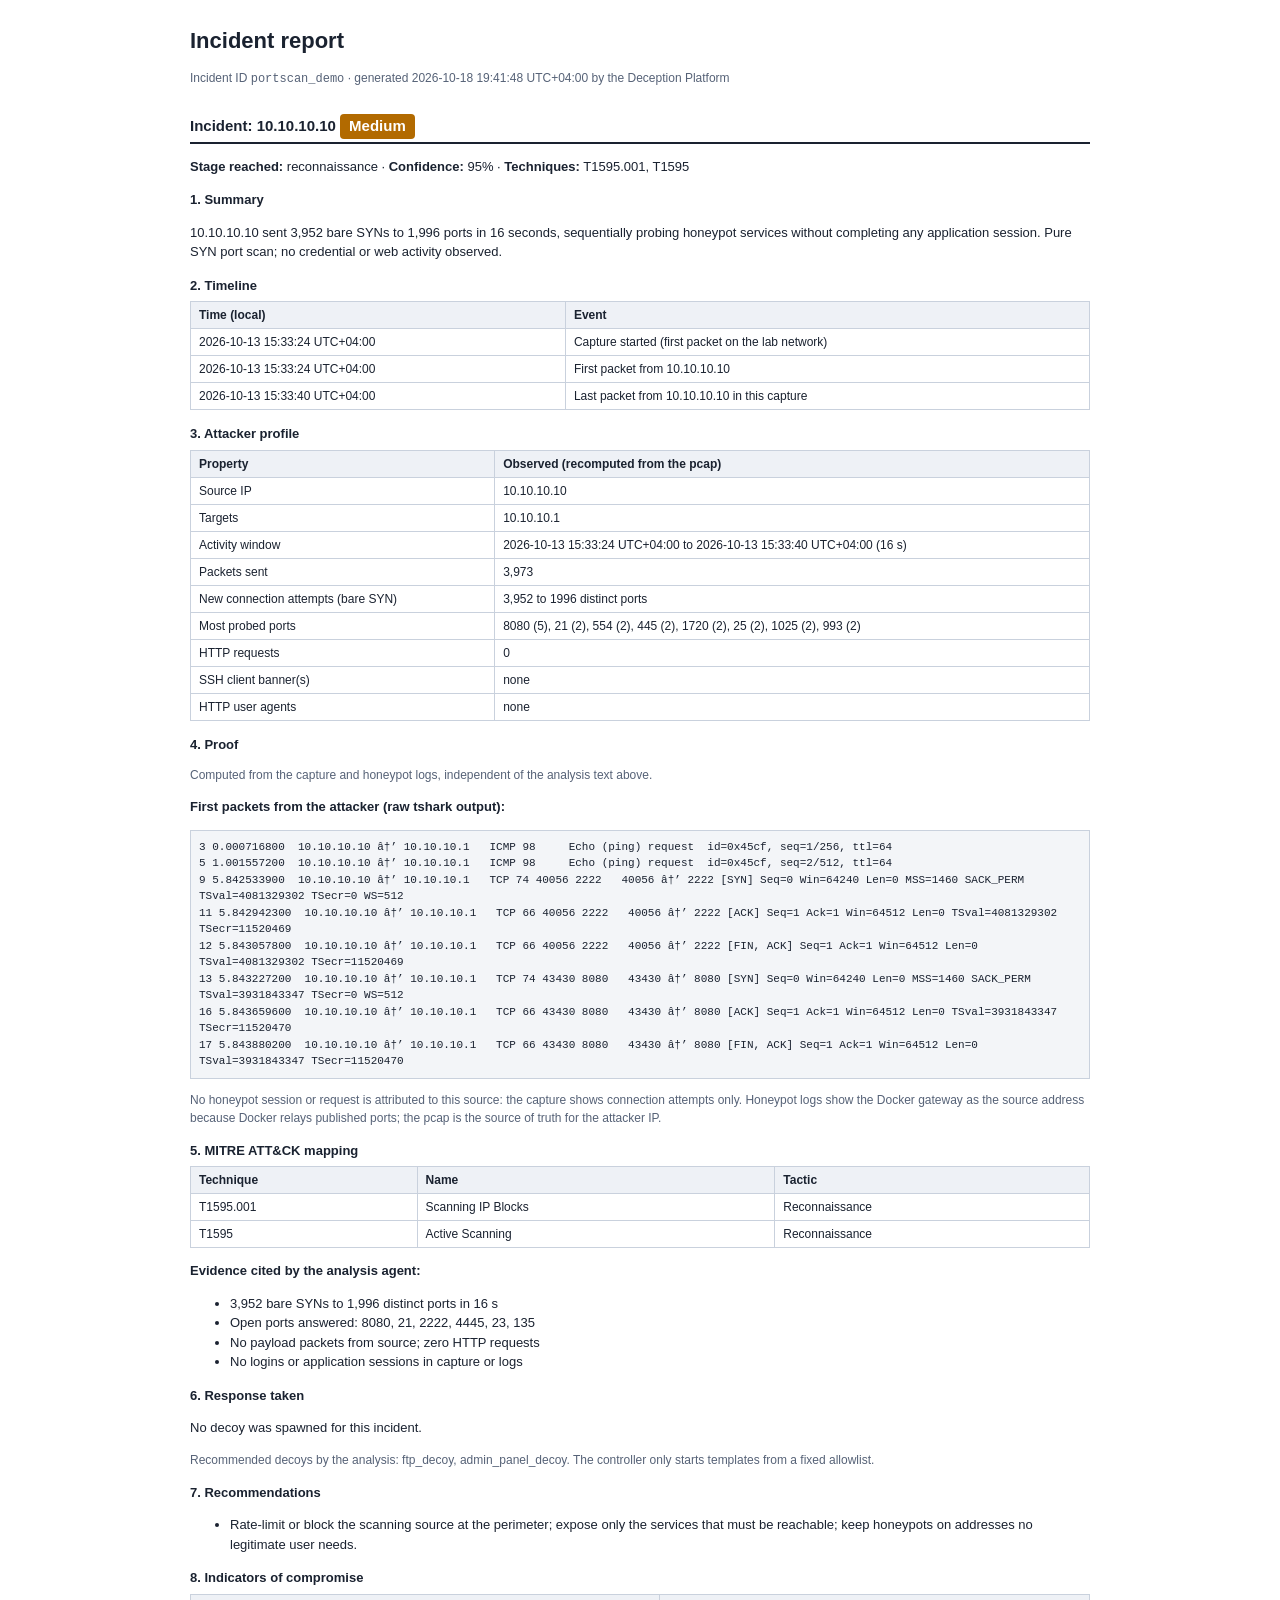
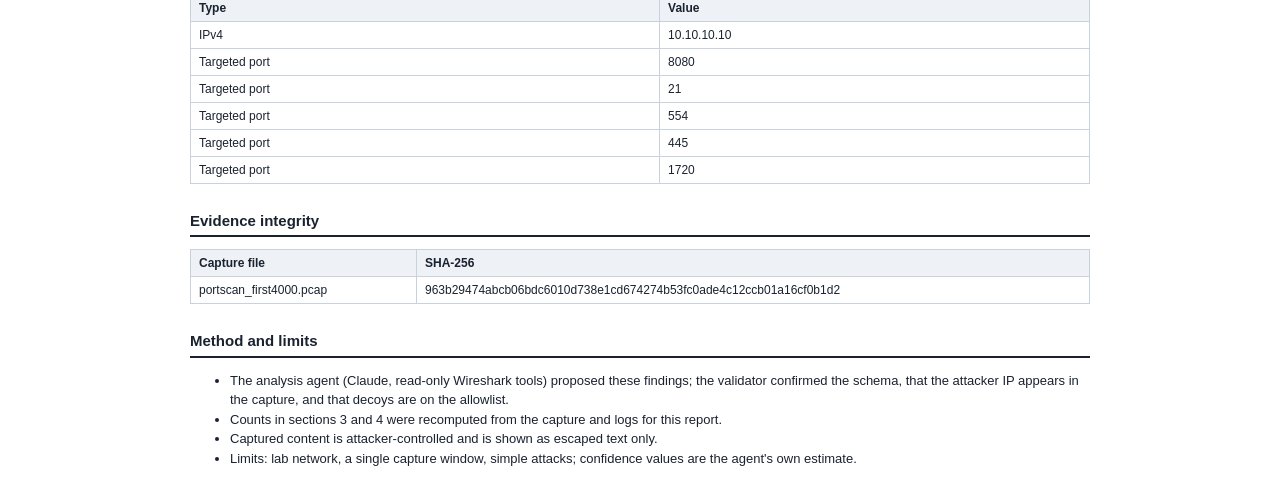
<file: replays/portscan_demo/incident_report.html>
<!doctype html><html lang='en'><head><meta charset='utf-8'><meta name='color-scheme' content='light'><title>Incident report portscan_demo</title><style>html{background:#fff;color-scheme:light}body{background:#fff;font:13px/1.5 Segoe UI,Arial,sans-serif;color:#1a2230;max-width:900px;margin:24px auto;padding:0 20px}
h1{font-size:22px;margin:0}h2{font-size:15px;border-bottom:2px solid #1a2230;padding-bottom:3px;margin-top:26px}
h3{font-size:13px;margin:14px 0 4px}table{border-collapse:collapse;width:100%;margin:6px 0}
th,td{border:1px solid #c9d1dd;padding:4px 8px;text-align:left;vertical-align:top;font-size:12px}th{background:#eef1f6}
pre{background:#f3f5f8;border:1px solid #c9d1dd;padding:8px;font-size:11px;overflow-x:auto;white-space:pre-wrap}
.sev{display:inline-block;padding:1px 9px;border-radius:4px;font-weight:700;color:#fff}.High{background:#b3261e}.Medium{background:#b26a00}.Low{background:#2e7d32}
.meta{color:#566277;font-size:12px}code{font-family:Consolas,monospace;font-size:12px}</style></head><body>
<h1>Incident report</h1><p class='meta'>Incident ID <code>portscan_demo</code> · generated 2026-10-18 19:41:48 UTC+04:00 by the Deception Platform</p>
<h2>Incident: 10.10.10.10 <span class='sev Medium'>Medium</span></h2>
<p><b>Stage reached:</b> reconnaissance · <b>Confidence:</b> 95% · <b>Techniques:</b> T1595.001, T1595</p>
<h3>1. Summary</h3><p>10.10.10.10 sent 3,952 bare SYNs to 1,996 ports in 16 seconds, sequentially probing honeypot services without completing any application session. Pure SYN port scan; no credential or web activity observed.</p>
<h3>2. Timeline</h3><table><thead><tr><th>Time (local)</th><th>Event</th></tr></thead><tbody><tr><td>2026-10-13 15:33:24 UTC+04:00</td><td>Capture started (first packet on the lab network)</td></tr><tr><td>2026-10-13 15:33:24 UTC+04:00</td><td>First packet from 10.10.10.10</td></tr><tr><td>2026-10-13 15:33:40 UTC+04:00</td><td>Last packet from 10.10.10.10 in this capture</td></tr></tbody></table>
<h3>3. Attacker profile</h3><table><thead><tr><th>Property</th><th>Observed (recomputed from the pcap)</th></tr></thead><tbody><tr><td>Source IP</td><td>10.10.10.10</td></tr><tr><td>Targets</td><td>10.10.10.1</td></tr><tr><td>Activity window</td><td>2026-10-13 15:33:24 UTC+04:00 to 2026-10-13 15:33:40 UTC+04:00 (16 s)</td></tr><tr><td>Packets sent</td><td>3,973</td></tr><tr><td>New connection attempts (bare SYN)</td><td>3,952 to 1996 distinct ports</td></tr><tr><td>Most probed ports</td><td>8080 (5), 21 (2), 554 (2), 445 (2), 1720 (2), 25 (2), 1025 (2), 993 (2)</td></tr><tr><td>HTTP requests</td><td>0</td></tr><tr><td>SSH client banner(s)</td><td>none</td></tr><tr><td>HTTP user agents</td><td>none</td></tr></tbody></table>
<h3>4. Proof</h3>
<p class='meta'>Computed from the capture and honeypot logs, independent of the analysis text above.</p>
<p><b>First packets from the attacker (raw tshark output):</b></p><pre>3 0.000716800  10.10.10.10 â†’ 10.10.10.1   ICMP 98     Echo (ping) request  id=0x45cf, seq=1/256, ttl=64
5 1.001557200  10.10.10.10 â†’ 10.10.10.1   ICMP 98     Echo (ping) request  id=0x45cf, seq=2/512, ttl=64
9 5.842533900  10.10.10.10 â†’ 10.10.10.1   TCP 74 40056 2222   40056 â†’ 2222 [SYN] Seq=0 Win=64240 Len=0 MSS=1460 SACK_PERM TSval=4081329302 TSecr=0 WS=512
11 5.842942300  10.10.10.10 â†’ 10.10.10.1   TCP 66 40056 2222   40056 â†’ 2222 [ACK] Seq=1 Ack=1 Win=64512 Len=0 TSval=4081329302 TSecr=11520469
12 5.843057800  10.10.10.10 â†’ 10.10.10.1   TCP 66 40056 2222   40056 â†’ 2222 [FIN, ACK] Seq=1 Ack=1 Win=64512 Len=0 TSval=4081329302 TSecr=11520469
13 5.843227200  10.10.10.10 â†’ 10.10.10.1   TCP 74 43430 8080   43430 â†’ 8080 [SYN] Seq=0 Win=64240 Len=0 MSS=1460 SACK_PERM TSval=3931843347 TSecr=0 WS=512
16 5.843659600  10.10.10.10 â†’ 10.10.10.1   TCP 66 43430 8080   43430 â†’ 8080 [ACK] Seq=1 Ack=1 Win=64512 Len=0 TSval=3931843347 TSecr=11520470
17 5.843880200  10.10.10.10 â†’ 10.10.10.1   TCP 66 43430 8080   43430 â†’ 8080 [FIN, ACK] Seq=1 Ack=1 Win=64512 Len=0 TSval=3931843347 TSecr=11520470</pre>
<p class='meta'>No honeypot session or request is attributed to this source: the capture shows connection attempts only. Honeypot logs show the Docker gateway as the source address because Docker relays published ports; the pcap is the source of truth for the attacker IP.</p>
<h3>5. MITRE ATT&amp;CK mapping</h3><table><thead><tr><th>Technique</th><th>Name</th><th>Tactic</th></tr></thead><tbody><tr><td>T1595.001</td><td>Scanning IP Blocks</td><td>Reconnaissance</td></tr><tr><td>T1595</td><td>Active Scanning</td><td>Reconnaissance</td></tr></tbody></table>
<p><b>Evidence cited by the analysis agent:</b></p><ul><li>3,952 bare SYNs to 1,996 distinct ports in 16 s</li><li>Open ports answered: 8080, 21, 2222, 4445, 23, 135</li><li>No payload packets from source; zero HTTP requests</li><li>No logins or application sessions in capture or logs</li></ul>
<h3>6. Response taken</h3>
<p>No decoy was spawned for this incident.</p>
<p class='meta'>Recommended decoys by the analysis: ftp_decoy, admin_panel_decoy. The controller only starts templates from a fixed allowlist.</p>
<h3>7. Recommendations</h3><ul><li>Rate-limit or block the scanning source at the perimeter; expose only the services that must be reachable; keep honeypots on addresses no legitimate user needs.</li></ul>
<h3>8. Indicators of compromise</h3><table><thead><tr><th>Type</th><th>Value</th></tr></thead><tbody><tr><td>IPv4</td><td>10.10.10.10</td></tr><tr><td>Targeted port</td><td>8080</td></tr><tr><td>Targeted port</td><td>21</td></tr><tr><td>Targeted port</td><td>554</td></tr><tr><td>Targeted port</td><td>445</td></tr><tr><td>Targeted port</td><td>1720</td></tr></tbody></table>
<h2>Evidence integrity</h2><table><thead><tr><th>Capture file</th><th>SHA-256</th></tr></thead><tbody><tr><td>portscan_first4000.pcap</td><td>963b29474abcb06bdc6010d738e1cd674274b53fc0ade4c12ccb01a16cf0b1d2</td></tr></tbody></table>
<h2>Method and limits</h2><ul><li>The analysis agent (Claude, read-only Wireshark tools) proposed these findings; the validator confirmed the schema, that the attacker IP appears in the capture, and that decoys are on the allowlist.</li><li>Counts in sections 3 and 4 were recomputed from the capture and logs for this report.</li><li>Captured content is attacker-controlled and is shown as escaped text only.</li><li>Limits: lab network, a single capture window, simple attacks; confidence values are the agent's own estimate.</li></ul></body></html>
</file>
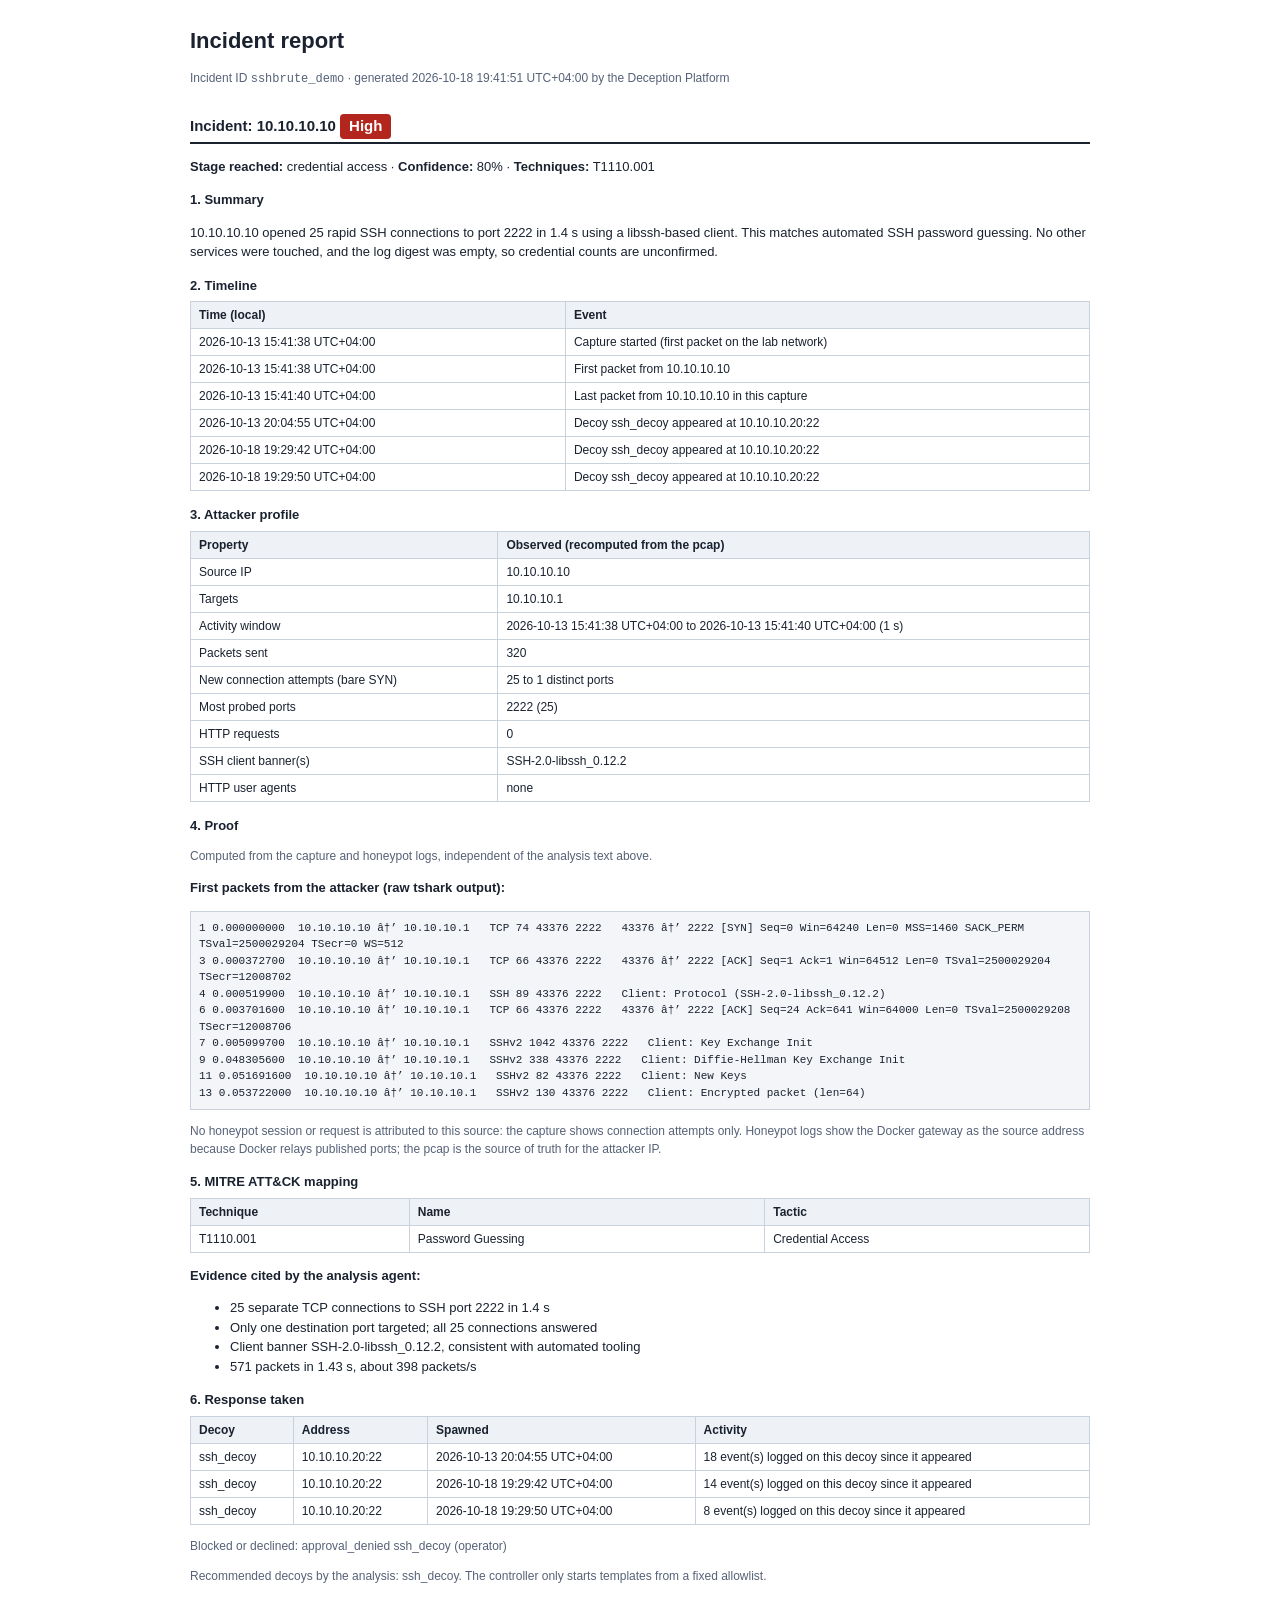
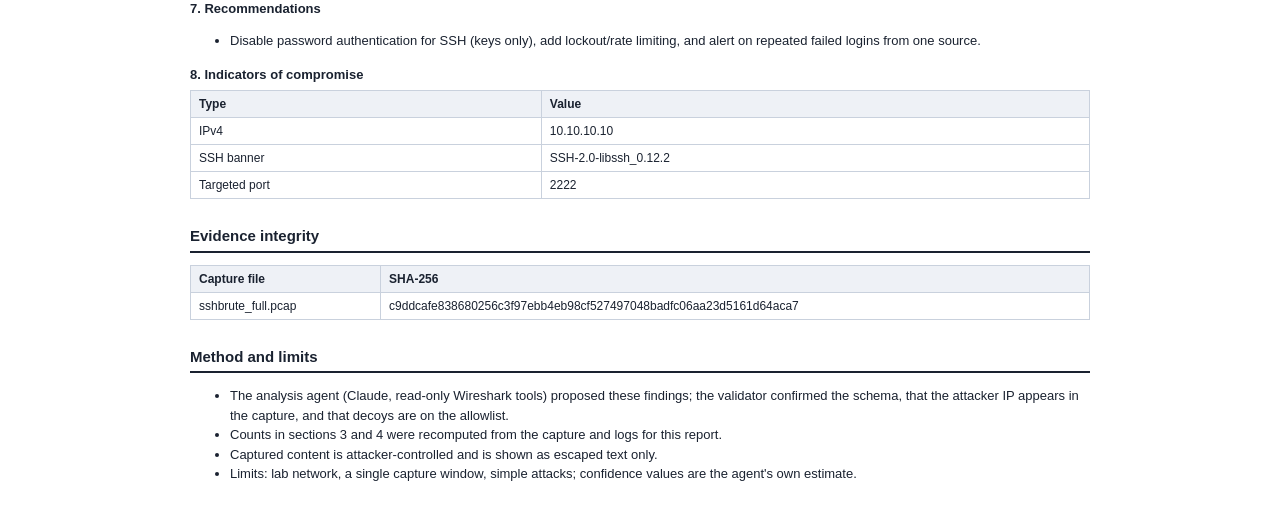
<file: replays/sshbrute_demo/incident_report.html>
<!doctype html><html lang='en'><head><meta charset='utf-8'><meta name='color-scheme' content='light'><title>Incident report sshbrute_demo</title><style>html{background:#fff;color-scheme:light}body{background:#fff;font:13px/1.5 Segoe UI,Arial,sans-serif;color:#1a2230;max-width:900px;margin:24px auto;padding:0 20px}
h1{font-size:22px;margin:0}h2{font-size:15px;border-bottom:2px solid #1a2230;padding-bottom:3px;margin-top:26px}
h3{font-size:13px;margin:14px 0 4px}table{border-collapse:collapse;width:100%;margin:6px 0}
th,td{border:1px solid #c9d1dd;padding:4px 8px;text-align:left;vertical-align:top;font-size:12px}th{background:#eef1f6}
pre{background:#f3f5f8;border:1px solid #c9d1dd;padding:8px;font-size:11px;overflow-x:auto;white-space:pre-wrap}
.sev{display:inline-block;padding:1px 9px;border-radius:4px;font-weight:700;color:#fff}.High{background:#b3261e}.Medium{background:#b26a00}.Low{background:#2e7d32}
.meta{color:#566277;font-size:12px}code{font-family:Consolas,monospace;font-size:12px}</style></head><body>
<h1>Incident report</h1><p class='meta'>Incident ID <code>sshbrute_demo</code> · generated 2026-10-18 19:41:51 UTC+04:00 by the Deception Platform</p>
<h2>Incident: 10.10.10.10 <span class='sev High'>High</span></h2>
<p><b>Stage reached:</b> credential access · <b>Confidence:</b> 80% · <b>Techniques:</b> T1110.001</p>
<h3>1. Summary</h3><p>10.10.10.10 opened 25 rapid SSH connections to port 2222 in 1.4 s using a libssh-based client. This matches automated SSH password guessing. No other services were touched, and the log digest was empty, so credential counts are unconfirmed.</p>
<h3>2. Timeline</h3><table><thead><tr><th>Time (local)</th><th>Event</th></tr></thead><tbody><tr><td>2026-10-13 15:41:38 UTC+04:00</td><td>Capture started (first packet on the lab network)</td></tr><tr><td>2026-10-13 15:41:38 UTC+04:00</td><td>First packet from 10.10.10.10</td></tr><tr><td>2026-10-13 15:41:40 UTC+04:00</td><td>Last packet from 10.10.10.10 in this capture</td></tr><tr><td>2026-10-13 20:04:55 UTC+04:00</td><td>Decoy ssh_decoy appeared at 10.10.10.20:22</td></tr><tr><td>2026-10-18 19:29:42 UTC+04:00</td><td>Decoy ssh_decoy appeared at 10.10.10.20:22</td></tr><tr><td>2026-10-18 19:29:50 UTC+04:00</td><td>Decoy ssh_decoy appeared at 10.10.10.20:22</td></tr></tbody></table>
<h3>3. Attacker profile</h3><table><thead><tr><th>Property</th><th>Observed (recomputed from the pcap)</th></tr></thead><tbody><tr><td>Source IP</td><td>10.10.10.10</td></tr><tr><td>Targets</td><td>10.10.10.1</td></tr><tr><td>Activity window</td><td>2026-10-13 15:41:38 UTC+04:00 to 2026-10-13 15:41:40 UTC+04:00 (1 s)</td></tr><tr><td>Packets sent</td><td>320</td></tr><tr><td>New connection attempts (bare SYN)</td><td>25 to 1 distinct ports</td></tr><tr><td>Most probed ports</td><td>2222 (25)</td></tr><tr><td>HTTP requests</td><td>0</td></tr><tr><td>SSH client banner(s)</td><td>SSH-2.0-libssh_0.12.2</td></tr><tr><td>HTTP user agents</td><td>none</td></tr></tbody></table>
<h3>4. Proof</h3>
<p class='meta'>Computed from the capture and honeypot logs, independent of the analysis text above.</p>
<p><b>First packets from the attacker (raw tshark output):</b></p><pre>1 0.000000000  10.10.10.10 â†’ 10.10.10.1   TCP 74 43376 2222   43376 â†’ 2222 [SYN] Seq=0 Win=64240 Len=0 MSS=1460 SACK_PERM TSval=2500029204 TSecr=0 WS=512
3 0.000372700  10.10.10.10 â†’ 10.10.10.1   TCP 66 43376 2222   43376 â†’ 2222 [ACK] Seq=1 Ack=1 Win=64512 Len=0 TSval=2500029204 TSecr=12008702
4 0.000519900  10.10.10.10 â†’ 10.10.10.1   SSH 89 43376 2222   Client: Protocol (SSH-2.0-libssh_0.12.2)
6 0.003701600  10.10.10.10 â†’ 10.10.10.1   TCP 66 43376 2222   43376 â†’ 2222 [ACK] Seq=24 Ack=641 Win=64000 Len=0 TSval=2500029208 TSecr=12008706
7 0.005099700  10.10.10.10 â†’ 10.10.10.1   SSHv2 1042 43376 2222   Client: Key Exchange Init
9 0.048305600  10.10.10.10 â†’ 10.10.10.1   SSHv2 338 43376 2222   Client: Diffie-Hellman Key Exchange Init
11 0.051691600  10.10.10.10 â†’ 10.10.10.1   SSHv2 82 43376 2222   Client: New Keys
13 0.053722000  10.10.10.10 â†’ 10.10.10.1   SSHv2 130 43376 2222   Client: Encrypted packet (len=64)</pre>
<p class='meta'>No honeypot session or request is attributed to this source: the capture shows connection attempts only. Honeypot logs show the Docker gateway as the source address because Docker relays published ports; the pcap is the source of truth for the attacker IP.</p>
<h3>5. MITRE ATT&amp;CK mapping</h3><table><thead><tr><th>Technique</th><th>Name</th><th>Tactic</th></tr></thead><tbody><tr><td>T1110.001</td><td>Password Guessing</td><td>Credential Access</td></tr></tbody></table>
<p><b>Evidence cited by the analysis agent:</b></p><ul><li>25 separate TCP connections to SSH port 2222 in 1.4 s</li><li>Only one destination port targeted; all 25 connections answered</li><li>Client banner SSH-2.0-libssh_0.12.2, consistent with automated tooling</li><li>571 packets in 1.43 s, about 398 packets/s</li></ul>
<h3>6. Response taken</h3>
<table><thead><tr><th>Decoy</th><th>Address</th><th>Spawned</th><th>Activity</th></tr></thead><tbody><tr><td>ssh_decoy</td><td>10.10.10.20:22</td><td>2026-10-13 20:04:55 UTC+04:00</td><td>18 event(s) logged on this decoy since it appeared</td></tr><tr><td>ssh_decoy</td><td>10.10.10.20:22</td><td>2026-10-18 19:29:42 UTC+04:00</td><td>14 event(s) logged on this decoy since it appeared</td></tr><tr><td>ssh_decoy</td><td>10.10.10.20:22</td><td>2026-10-18 19:29:50 UTC+04:00</td><td>8 event(s) logged on this decoy since it appeared</td></tr></tbody></table>
<p class='meta'>Blocked or declined: approval_denied ssh_decoy (operator)</p>
<p class='meta'>Recommended decoys by the analysis: ssh_decoy. The controller only starts templates from a fixed allowlist.</p>
<h3>7. Recommendations</h3><ul><li>Disable password authentication for SSH (keys only), add lockout/rate limiting, and alert on repeated failed logins from one source.</li></ul>
<h3>8. Indicators of compromise</h3><table><thead><tr><th>Type</th><th>Value</th></tr></thead><tbody><tr><td>IPv4</td><td>10.10.10.10</td></tr><tr><td>SSH banner</td><td>SSH-2.0-libssh_0.12.2</td></tr><tr><td>Targeted port</td><td>2222</td></tr></tbody></table>
<h2>Evidence integrity</h2><table><thead><tr><th>Capture file</th><th>SHA-256</th></tr></thead><tbody><tr><td>sshbrute_full.pcap</td><td>c9ddcafe838680256c3f97ebb4eb98cf527497048badfc06aa23d5161d64aca7</td></tr></tbody></table>
<h2>Method and limits</h2><ul><li>The analysis agent (Claude, read-only Wireshark tools) proposed these findings; the validator confirmed the schema, that the attacker IP appears in the capture, and that decoys are on the allowlist.</li><li>Counts in sections 3 and 4 were recomputed from the capture and logs for this report.</li><li>Captured content is attacker-controlled and is shown as escaped text only.</li><li>Limits: lab network, a single capture window, simple attacks; confidence values are the agent's own estimate.</li></ul></body></html>
</file>
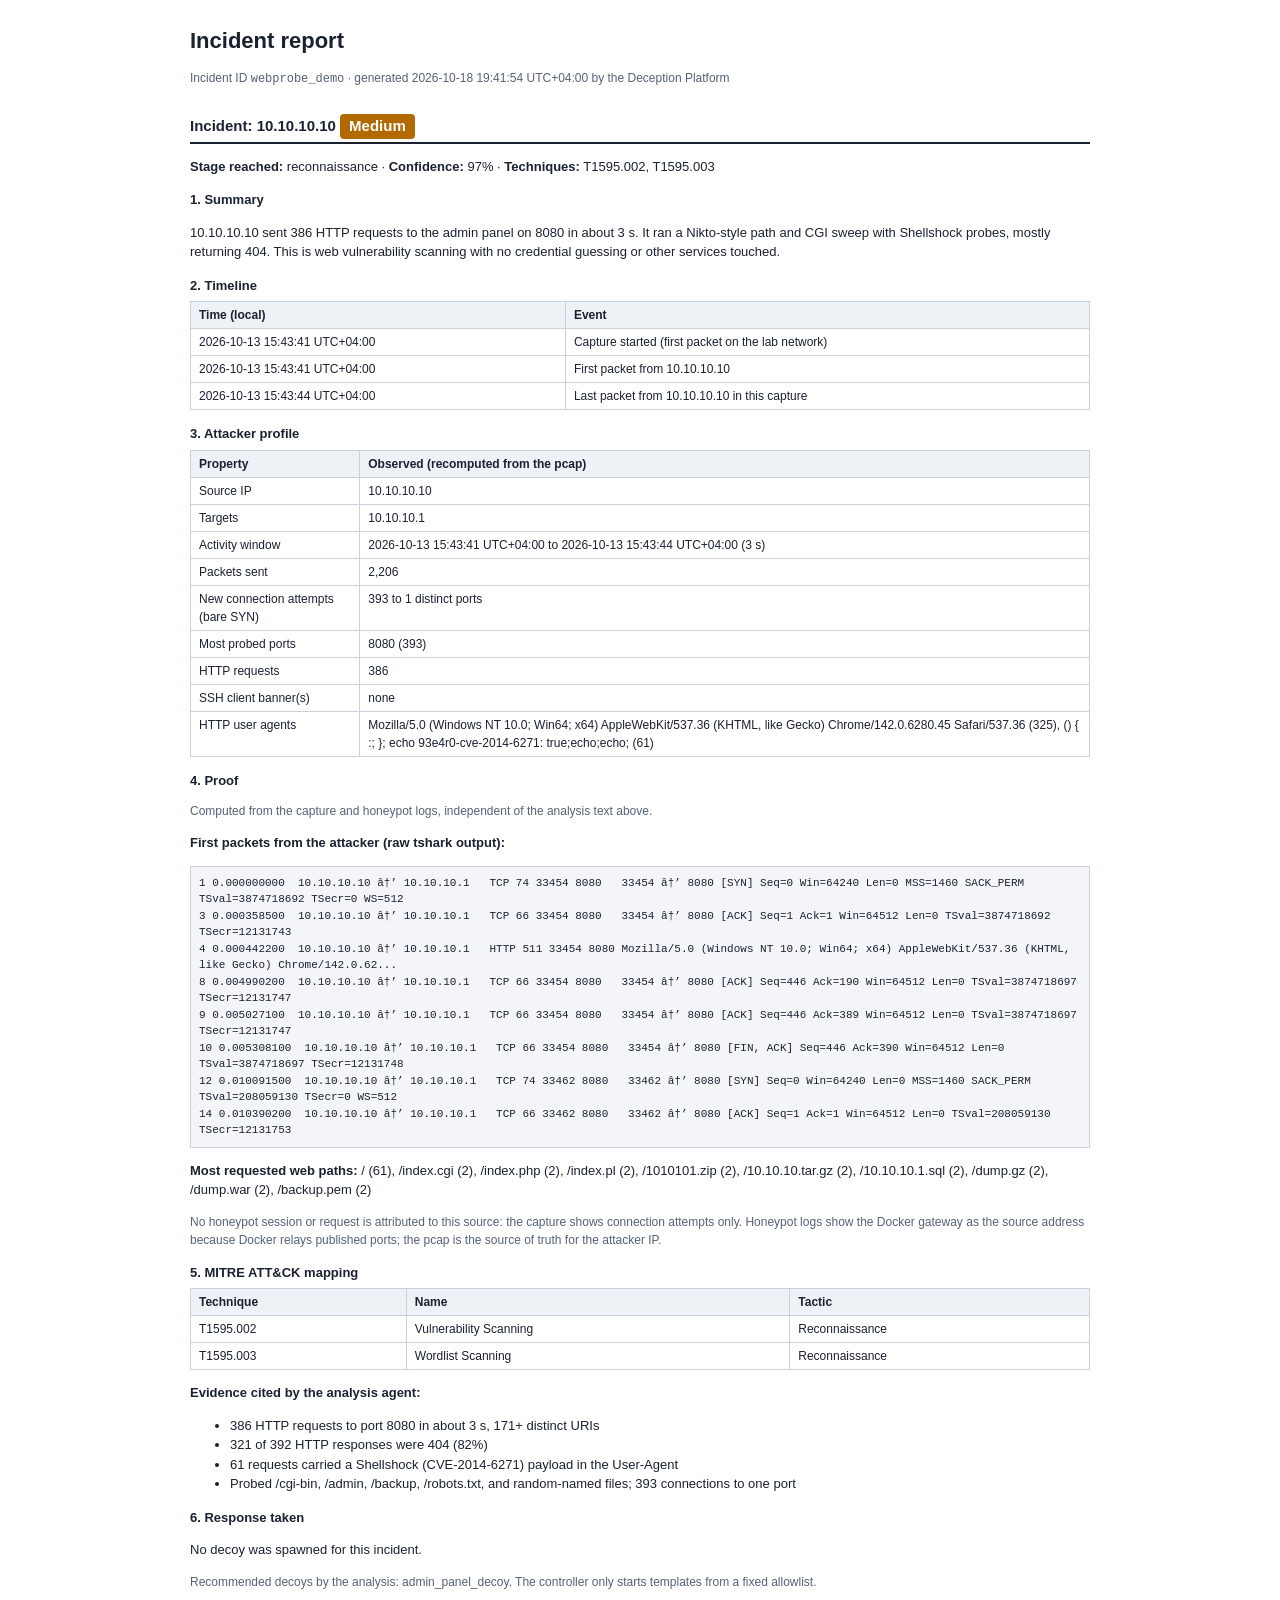
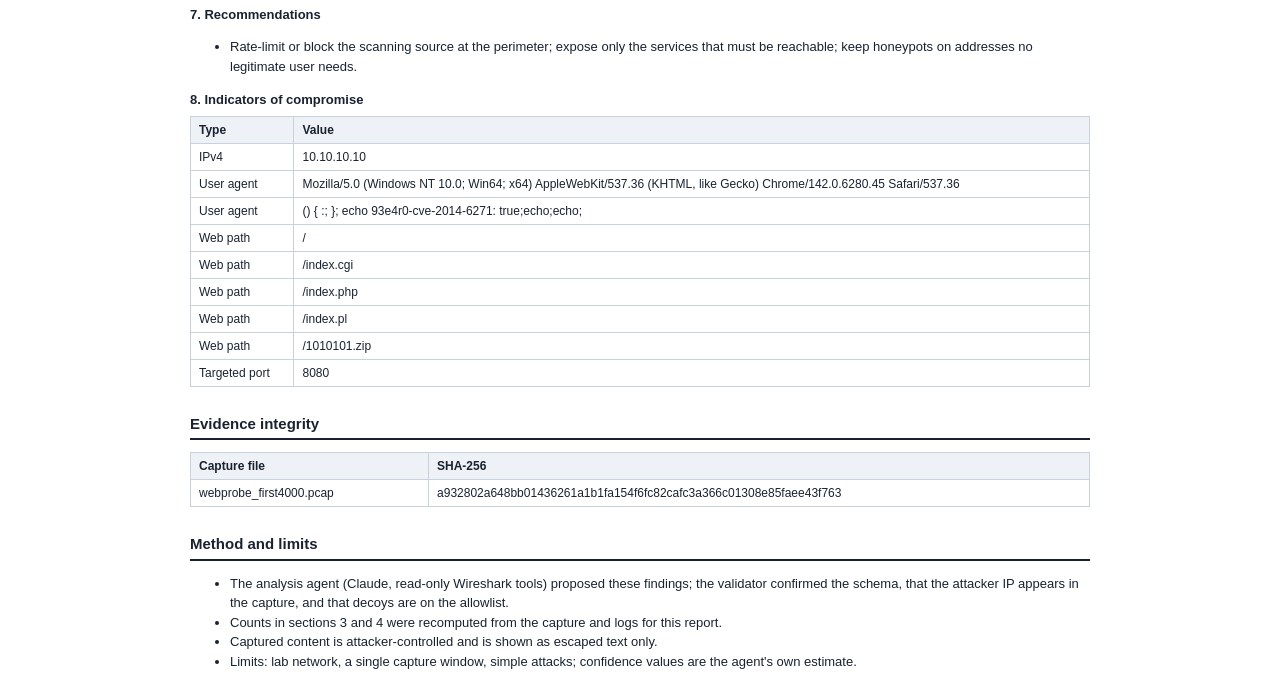
<file: replays/webprobe_demo/incident_report.html>
<!doctype html><html lang='en'><head><meta charset='utf-8'><meta name='color-scheme' content='light'><title>Incident report webprobe_demo</title><style>html{background:#fff;color-scheme:light}body{background:#fff;font:13px/1.5 Segoe UI,Arial,sans-serif;color:#1a2230;max-width:900px;margin:24px auto;padding:0 20px}
h1{font-size:22px;margin:0}h2{font-size:15px;border-bottom:2px solid #1a2230;padding-bottom:3px;margin-top:26px}
h3{font-size:13px;margin:14px 0 4px}table{border-collapse:collapse;width:100%;margin:6px 0}
th,td{border:1px solid #c9d1dd;padding:4px 8px;text-align:left;vertical-align:top;font-size:12px}th{background:#eef1f6}
pre{background:#f3f5f8;border:1px solid #c9d1dd;padding:8px;font-size:11px;overflow-x:auto;white-space:pre-wrap}
.sev{display:inline-block;padding:1px 9px;border-radius:4px;font-weight:700;color:#fff}.High{background:#b3261e}.Medium{background:#b26a00}.Low{background:#2e7d32}
.meta{color:#566277;font-size:12px}code{font-family:Consolas,monospace;font-size:12px}</style></head><body>
<h1>Incident report</h1><p class='meta'>Incident ID <code>webprobe_demo</code> · generated 2026-10-18 19:41:54 UTC+04:00 by the Deception Platform</p>
<h2>Incident: 10.10.10.10 <span class='sev Medium'>Medium</span></h2>
<p><b>Stage reached:</b> reconnaissance · <b>Confidence:</b> 97% · <b>Techniques:</b> T1595.002, T1595.003</p>
<h3>1. Summary</h3><p>10.10.10.10 sent 386 HTTP requests to the admin panel on 8080 in about 3 s. It ran a Nikto-style path and CGI sweep with Shellshock probes, mostly returning 404. This is web vulnerability scanning with no credential guessing or other services touched.</p>
<h3>2. Timeline</h3><table><thead><tr><th>Time (local)</th><th>Event</th></tr></thead><tbody><tr><td>2026-10-13 15:43:41 UTC+04:00</td><td>Capture started (first packet on the lab network)</td></tr><tr><td>2026-10-13 15:43:41 UTC+04:00</td><td>First packet from 10.10.10.10</td></tr><tr><td>2026-10-13 15:43:44 UTC+04:00</td><td>Last packet from 10.10.10.10 in this capture</td></tr></tbody></table>
<h3>3. Attacker profile</h3><table><thead><tr><th>Property</th><th>Observed (recomputed from the pcap)</th></tr></thead><tbody><tr><td>Source IP</td><td>10.10.10.10</td></tr><tr><td>Targets</td><td>10.10.10.1</td></tr><tr><td>Activity window</td><td>2026-10-13 15:43:41 UTC+04:00 to 2026-10-13 15:43:44 UTC+04:00 (3 s)</td></tr><tr><td>Packets sent</td><td>2,206</td></tr><tr><td>New connection attempts (bare SYN)</td><td>393 to 1 distinct ports</td></tr><tr><td>Most probed ports</td><td>8080 (393)</td></tr><tr><td>HTTP requests</td><td>386</td></tr><tr><td>SSH client banner(s)</td><td>none</td></tr><tr><td>HTTP user agents</td><td>Mozilla/5.0 (Windows NT 10.0; Win64; x64) AppleWebKit/537.36 (KHTML, like Gecko) Chrome/142.0.6280.45 Safari/537.36 (325), () { :; }; echo 93e4r0-cve-2014-6271: true;echo;echo; (61)</td></tr></tbody></table>
<h3>4. Proof</h3>
<p class='meta'>Computed from the capture and honeypot logs, independent of the analysis text above.</p>
<p><b>First packets from the attacker (raw tshark output):</b></p><pre>1 0.000000000  10.10.10.10 â†’ 10.10.10.1   TCP 74 33454 8080   33454 â†’ 8080 [SYN] Seq=0 Win=64240 Len=0 MSS=1460 SACK_PERM TSval=3874718692 TSecr=0 WS=512
3 0.000358500  10.10.10.10 â†’ 10.10.10.1   TCP 66 33454 8080   33454 â†’ 8080 [ACK] Seq=1 Ack=1 Win=64512 Len=0 TSval=3874718692 TSecr=12131743
4 0.000442200  10.10.10.10 â†’ 10.10.10.1   HTTP 511 33454 8080 Mozilla/5.0 (Windows NT 10.0; Win64; x64) AppleWebKit/537.36 (KHTML, like Gecko) Chrome/142.0.62...
8 0.004990200  10.10.10.10 â†’ 10.10.10.1   TCP 66 33454 8080   33454 â†’ 8080 [ACK] Seq=446 Ack=190 Win=64512 Len=0 TSval=3874718697 TSecr=12131747
9 0.005027100  10.10.10.10 â†’ 10.10.10.1   TCP 66 33454 8080   33454 â†’ 8080 [ACK] Seq=446 Ack=389 Win=64512 Len=0 TSval=3874718697 TSecr=12131747
10 0.005308100  10.10.10.10 â†’ 10.10.10.1   TCP 66 33454 8080   33454 â†’ 8080 [FIN, ACK] Seq=446 Ack=390 Win=64512 Len=0 TSval=3874718697 TSecr=12131748
12 0.010091500  10.10.10.10 â†’ 10.10.10.1   TCP 74 33462 8080   33462 â†’ 8080 [SYN] Seq=0 Win=64240 Len=0 MSS=1460 SACK_PERM TSval=208059130 TSecr=0 WS=512
14 0.010390200  10.10.10.10 â†’ 10.10.10.1   TCP 66 33462 8080   33462 â†’ 8080 [ACK] Seq=1 Ack=1 Win=64512 Len=0 TSval=208059130 TSecr=12131753</pre>
<p><b>Most requested web paths:</b> / (61), /index.cgi (2), /index.php (2), /index.pl (2), /1010101.zip (2), /10.10.10.tar.gz (2), /10.10.10.1.sql (2), /dump.gz (2), /dump.war (2), /backup.pem (2)</p>
<p class='meta'>No honeypot session or request is attributed to this source: the capture shows connection attempts only. Honeypot logs show the Docker gateway as the source address because Docker relays published ports; the pcap is the source of truth for the attacker IP.</p>
<h3>5. MITRE ATT&amp;CK mapping</h3><table><thead><tr><th>Technique</th><th>Name</th><th>Tactic</th></tr></thead><tbody><tr><td>T1595.002</td><td>Vulnerability Scanning</td><td>Reconnaissance</td></tr><tr><td>T1595.003</td><td>Wordlist Scanning</td><td>Reconnaissance</td></tr></tbody></table>
<p><b>Evidence cited by the analysis agent:</b></p><ul><li>386 HTTP requests to port 8080 in about 3 s, 171+ distinct URIs</li><li>321 of 392 HTTP responses were 404 (82%)</li><li>61 requests carried a Shellshock (CVE-2014-6271) payload in the User-Agent</li><li>Probed /cgi-bin, /admin, /backup, /robots.txt, and random-named files; 393 connections to one port</li></ul>
<h3>6. Response taken</h3>
<p>No decoy was spawned for this incident.</p>
<p class='meta'>Recommended decoys by the analysis: admin_panel_decoy. The controller only starts templates from a fixed allowlist.</p>
<h3>7. Recommendations</h3><ul><li>Rate-limit or block the scanning source at the perimeter; expose only the services that must be reachable; keep honeypots on addresses no legitimate user needs.</li></ul>
<h3>8. Indicators of compromise</h3><table><thead><tr><th>Type</th><th>Value</th></tr></thead><tbody><tr><td>IPv4</td><td>10.10.10.10</td></tr><tr><td>User agent</td><td>Mozilla/5.0 (Windows NT 10.0; Win64; x64) AppleWebKit/537.36 (KHTML, like Gecko) Chrome/142.0.6280.45 Safari/537.36</td></tr><tr><td>User agent</td><td>() { :; }; echo 93e4r0-cve-2014-6271: true;echo;echo;</td></tr><tr><td>Web path</td><td>/</td></tr><tr><td>Web path</td><td>/index.cgi</td></tr><tr><td>Web path</td><td>/index.php</td></tr><tr><td>Web path</td><td>/index.pl</td></tr><tr><td>Web path</td><td>/1010101.zip</td></tr><tr><td>Targeted port</td><td>8080</td></tr></tbody></table>
<h2>Evidence integrity</h2><table><thead><tr><th>Capture file</th><th>SHA-256</th></tr></thead><tbody><tr><td>webprobe_first4000.pcap</td><td>a932802a648bb01436261a1b1fa154f6fc82cafc3a366c01308e85faee43f763</td></tr></tbody></table>
<h2>Method and limits</h2><ul><li>The analysis agent (Claude, read-only Wireshark tools) proposed these findings; the validator confirmed the schema, that the attacker IP appears in the capture, and that decoys are on the allowlist.</li><li>Counts in sections 3 and 4 were recomputed from the capture and logs for this report.</li><li>Captured content is attacker-controlled and is shown as escaped text only.</li><li>Limits: lab network, a single capture window, simple attacks; confidence values are the agent's own estimate.</li></ul></body></html>
</file>
